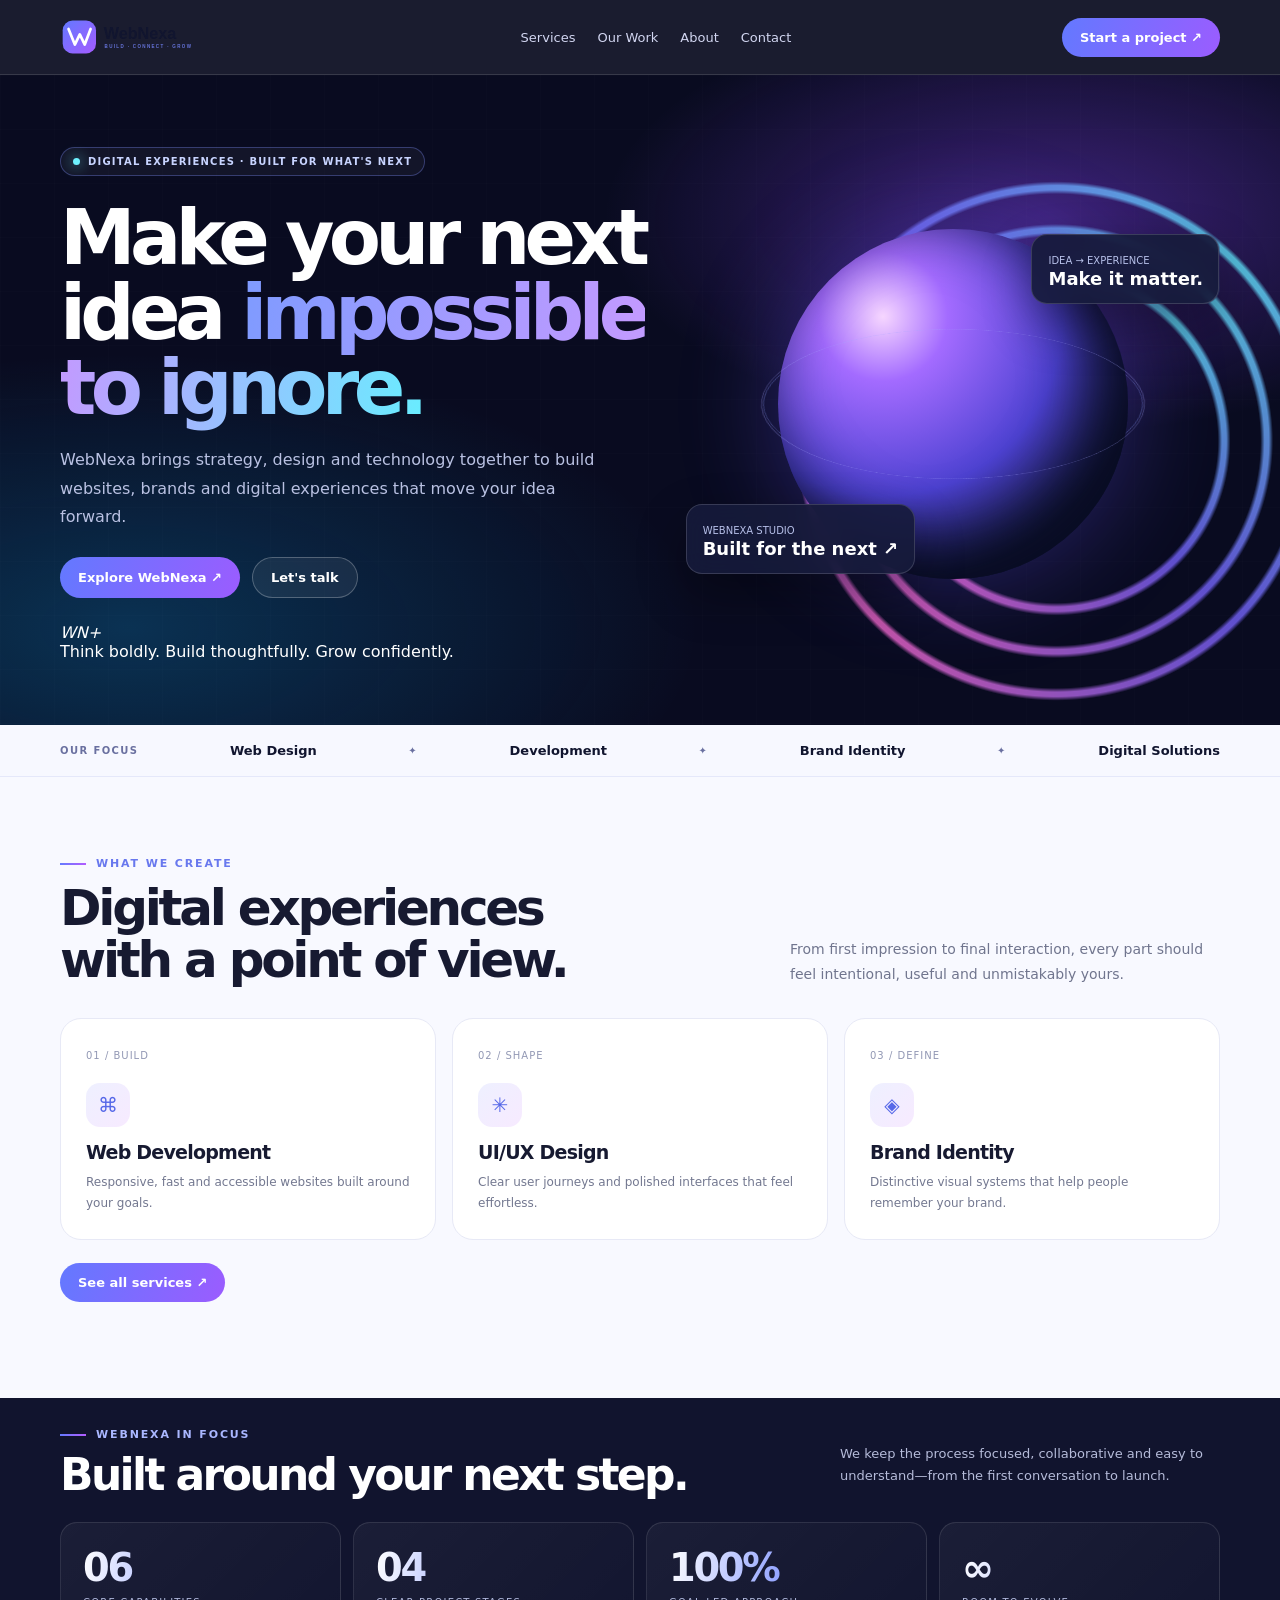
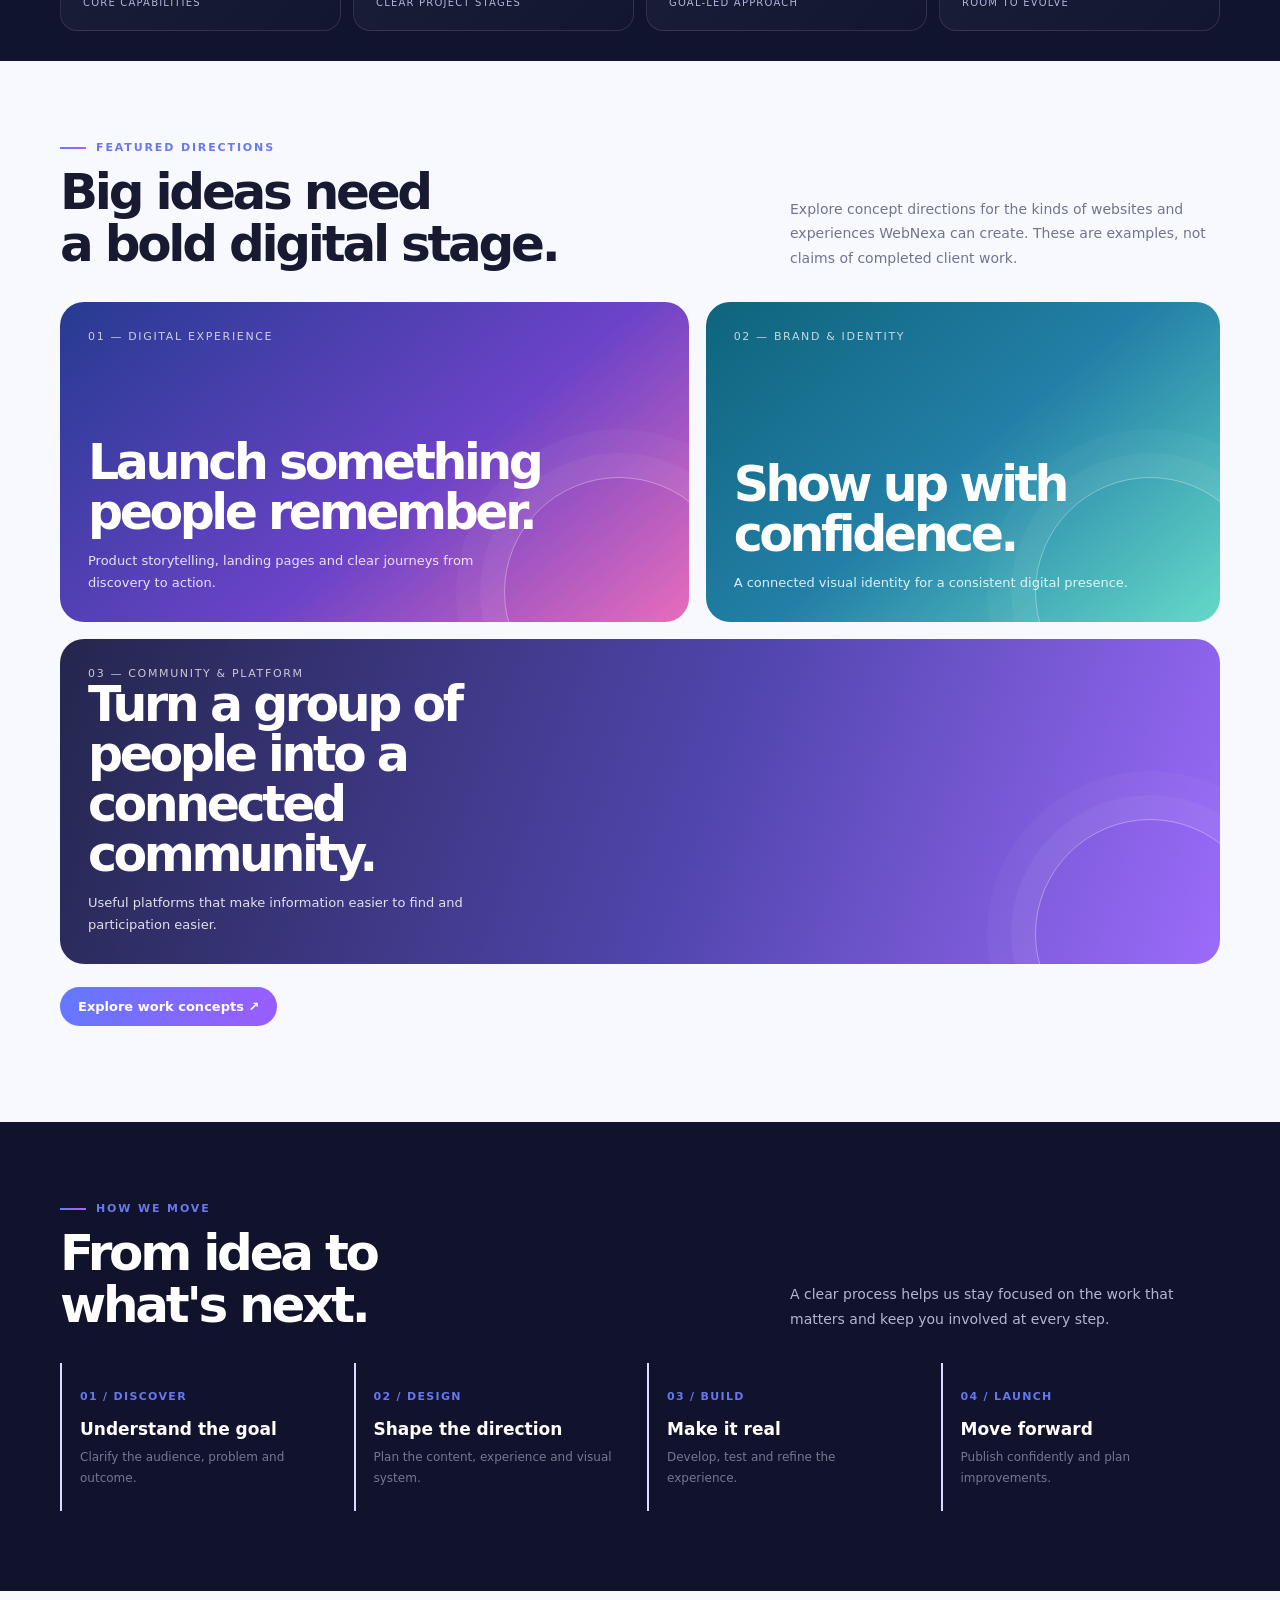
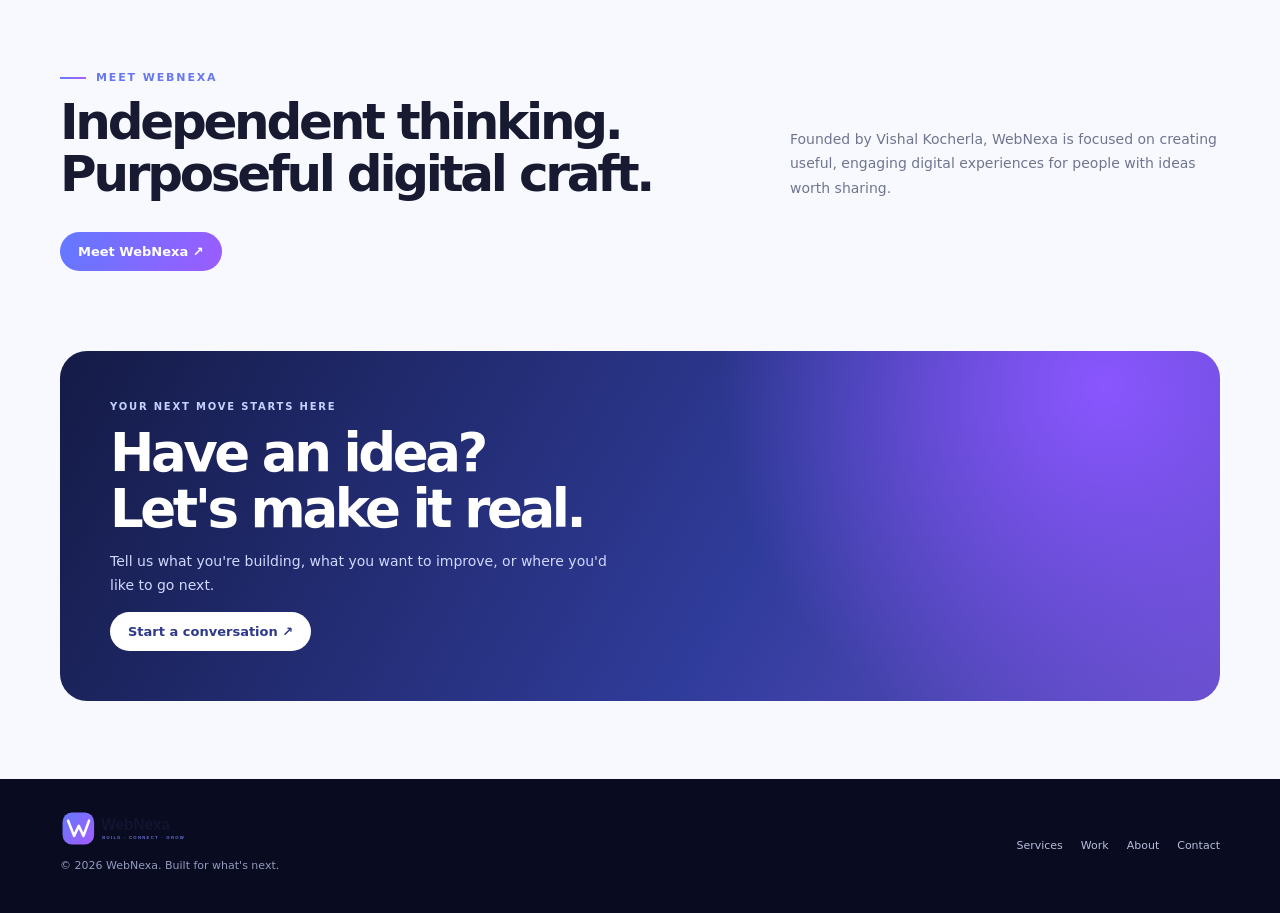
<file: index.html>
<!doctype html>
<html lang="en">
<head>
<meta charset="utf-8"><meta name="viewport" content="width=device-width,initial-scale=1">
<title>WebNexa — Build What's Next</title>
<meta name="description" content="WebNexa creates digital experiences, websites and brand identities for ambitious ideas.">
<link rel="icon" href="favicon.svg" type="image/svg+xml">
<link rel="stylesheet" href="style.css">
<style>
/* Homepage-specific festival-energy layout */
.home-hero{min-height:650px;display:flex;align-items:center;padding:72px 0 64px;position:relative;overflow:hidden;background:radial-gradient(ellipse at 82% 22%,#8a44ff66,transparent 30%),radial-gradient(ellipse at 10% 85%,#0c9cde44,transparent 35%),#090b20}
.home-hero:after{content:"";position:absolute;right:-6%;top:10%;width:47vw;max-width:620px;aspect-ratio:1;border-radius:50%;background:conic-gradient(from 45deg,#61e9ff,#7864ff,#fa69ce,#7966ff,#61e9ff);filter:blur(1px);opacity:.78;mask:radial-gradient(circle,transparent 0 38%,#000 39% 40%,transparent 41% 48%,#000 49% 50%,transparent 51% 58%,#000 59% 60%,transparent 61%);animation:spin 25s linear infinite}
.home-hero .hero-grid{z-index:1}.home-hero .hero h1{font-size:clamp(48px,7vw,94px);max-width:800px}.home-hero .hero p{font-size:17px}.home-hero .visual{min-height:390px}.home-hero .orb{width:min(350px,78%);background:radial-gradient(circle at 30% 25%,#f6d6ff,#a36bff 18%,#4d42d2 50%,#111638 75%);box-shadow:0 0 100px #6d54ff55,inset -25px -25px 70px #080b21}
.ribbon{position:relative;z-index:2;background:#f7f8ff;border-bottom:1px solid #e5e8fa;color:#11152f;overflow:hidden}.ribbon-inner{display:flex;align-items:center;justify-content:space-between;gap:18px;padding:18px 0;flex-wrap:wrap}.ribbon span{font-size:10px;text-transform:uppercase;letter-spacing:.14em;font-weight:850;color:#6a70a0}.ribbon strong{font-size:13px}.section-label{display:flex;align-items:center;gap:10px;color:#6878ee;font-size:11px;text-transform:uppercase;letter-spacing:.17em;font-weight:850}.section-label:before{content:"";width:26px;height:2px;background:linear-gradient(90deg,#647bff,#b35cff)}
.impact-band{background:#11142e;color:white;padding:30px 0}.impact-head{display:flex;align-items:end;justify-content:space-between;gap:20px;margin-bottom:22px}.impact-head h2{font-size:clamp(28px,4vw,44px);letter-spacing:-.06em;margin:8px 0 0}.impact-head p{max-width:380px;color:#b5bbd9;font-size:13px;line-height:1.7}.impact-grid{display:grid;grid-template-columns:repeat(4,1fr);gap:12px}.impact-item{padding:22px;border:1px solid #ffffff1c;border-radius:17px;background:linear-gradient(135deg,#ffffff0b,#ffffff03)}.impact-item strong{display:block;font-size:clamp(28px,3vw,42px);letter-spacing:-.06em;background:linear-gradient(100deg,#fff,#8ea0ff,#b4f5ff);-webkit-background-clip:text;background-clip:text;color:transparent}.impact-item span{display:block;margin-top:7px;font-size:10px;letter-spacing:.12em;text-transform:uppercase;color:#aeb6d9}
.tile-grid{display:grid;grid-template-columns:1.1fr .9fr;gap:17px}.big-tile{min-height:320px;padding:28px;border-radius:24px;overflow:hidden;position:relative;color:#fff;background:linear-gradient(140deg,#263b91,#6c43c8 58%,#e76dbb);display:flex;flex-direction:column;justify-content:space-between}.big-tile:nth-child(2){background:linear-gradient(140deg,#0e647c,#237fa7 50%,#65d9c8)}.big-tile:nth-child(3){grid-column:1/-1;min-height:220px;background:linear-gradient(110deg,#24264d,#5045ad 55%,#9c6bfa)}.tile-number{font-size:11px;letter-spacing:.15em;color:#ffffffbd}.big-tile h3{font-size:clamp(29px,4vw,49px);line-height:1.02;letter-spacing:-.07em;max-width:520px;margin:0 0 12px;position:relative;z-index:1}.big-tile p{color:#ffffffd9;font-size:13px;line-height:1.7;max-width:440px;margin:0;position:relative;z-index:1}.tile-ring{position:absolute;width:230px;height:230px;right:-45px;bottom:-85px;border:1px solid #ffffff5c;border-radius:50%;box-shadow:0 0 0 24px #ffffff0b,0 0 0 48px #ffffff08}.service .card h3{font-size:20px}
@media(max-width:850px){.home-hero{min-height:auto;padding:58px 0 35px}.home-hero:after{right:-25%;top:36%;width:75vw;opacity:.45}.home-hero .hero-grid{grid-template-columns:1fr}.home-hero .visual{min-height:285px}.impact-head{display:block}.impact-grid{grid-template-columns:repeat(2,1fr)}.tile-grid{grid-template-columns:1fr}.big-tile:nth-child(3){grid-column:auto}.big-tile{min-height:260px}}
@media(max-width:520px){.home-hero .hero h1{font-size:46px}.home-hero .hero p{font-size:15px}.ribbon-inner{justify-content:flex-start}.impact-grid{gap:8px}.impact-item{padding:16px}.impact-item span{font-size:9px}.big-tile{padding:22px;min-height:235px}.big-tile:nth-child(3){min-height:235px}}
</style>
</head>
<body>
<header class="topbar"><div class="wrap nav">
<a class="brand" href="index.html" aria-label="WebNexa home"><img class="brand-logo" src="webnexa-logo.svg" alt="WebNexa — Build, Connect, Grow"></a>
<nav class="navlinks" id="navlinks"><a href="services.html">Services</a><a href="work.html">Our Work</a><a href="about.html">About</a><a href="contact.html">Contact</a></nav>
<a class="navcta" href="contact.html">Start a project ↗</a><button class="menu" id="menu" aria-label="Toggle navigation">☰</button>
</div></header>
<main>
<section class="hero home-hero"><div class="wrap hero-grid">
<div class="hero-copy">
<div class="eyebrow"><span class="pulse"></span> DIGITAL EXPERIENCES · BUILT FOR WHAT'S NEXT</div>
<h1>Make your next idea <span class="grad">impossible to ignore.</span></h1>
<p>WebNexa brings strategy, design and technology together to build websites, brands and digital experiences that move your idea forward.</p>
<div class="hero-actions"><a class="btn" href="services.html">Explore WebNexa ↗</a><a class="btn secondary" href="contact.html">Let's talk</a></div>
<div class="trustline"><div class="avatars"><i>W</i><i>N</i><i>+</i></div><span>Think boldly. Build thoughtfully. Grow confidently.</span></div>
</div>
<div class="visual" aria-label="Abstract WebNexa digital visual"><div class="orbit"></div><div class="orb"></div><div class="floatcard fc1"><span>IDEA → EXPERIENCE</span><b>Make it matter.</b></div><div class="floatcard fc2"><span>WEBNEXA STUDIO</span><b>Built for the next ↗</b></div></div>
</div></section>
<section class="ribbon"><div class="wrap ribbon-inner"><span>Our focus</span><strong>Web Design</strong><span>✦</span><strong>Development</strong><span>✦</span><strong>Brand Identity</strong><span>✦</span><strong>Digital Solutions</strong></div></section>
<section class="section"><div class="wrap"><div class="section-head reveal"><div><div class="section-label">What we create</div><h2>Digital experiences<br>with a point of view.</h2></div><p>From first impression to final interaction, every part should feel intentional, useful and unmistakably yours.</p></div>
<div class="cards"><article class="card reveal"><span class="num">01 / BUILD</span><div class="ico">⌘</div><h3>Web Development</h3><p>Responsive, fast and accessible websites built around your goals.</p></article><article class="card reveal"><span class="num">02 / SHAPE</span><div class="ico">✳</div><h3>UI/UX Design</h3><p>Clear user journeys and polished interfaces that feel effortless.</p></article><article class="card reveal"><span class="num">03 / DEFINE</span><div class="ico">◈</div><h3>Brand Identity</h3><p>Distinctive visual systems that help people remember your brand.</p></article></div>
<p style="margin-top:23px"><a class="btn" href="services.html">See all services ↗</a></p></div></section>
<section class="impact-band"><div class="wrap"><div class="impact-head reveal"><div><div class="section-label" style="color:#aab7ff">WebNexa in focus</div><h2>Built around your next step.</h2></div><p>We keep the process focused, collaborative and easy to understand—from the first conversation to launch.</p></div><div class="impact-grid"><div class="impact-item reveal"><strong>06</strong><span>Core capabilities</span></div><div class="impact-item reveal"><strong>04</strong><span>Clear project stages</span></div><div class="impact-item reveal"><strong>100%</strong><span>Goal-led approach</span></div><div class="impact-item reveal"><strong>∞</strong><span>Room to evolve</span></div></div></div></section>
<section class="section" id="work"><div class="wrap"><div class="section-head reveal"><div><div class="section-label">Featured directions</div><h2>Big ideas need<br>a bold digital stage.</h2></div><p>Explore concept directions for the kinds of websites and experiences WebNexa can create. These are examples, not claims of completed client work.</p></div>
<div class="tile-grid"><article class="big-tile reveal"><span class="tile-number">01 — DIGITAL EXPERIENCE</span><div><h3>Launch something people remember.</h3><p>Product storytelling, landing pages and clear journeys from discovery to action.</p></div><span class="tile-ring"></span></article><article class="big-tile reveal"><span class="tile-number">02 — BRAND & IDENTITY</span><div><h3>Show up with confidence.</h3><p>A connected visual identity for a consistent digital presence.</p></div><span class="tile-ring"></span></article><article class="big-tile reveal"><span class="tile-number">03 — COMMUNITY & PLATFORM</span><div><h3>Turn a group of people into a connected community.</h3><p>Useful platforms that make information easier to find and participation easier.</p></div><span class="tile-ring"></span></article></div>
<p style="margin-top:23px"><a class="btn" href="work.html">Explore work concepts ↗</a></p></div></section>
<section class="section dark"><div class="wrap"><div class="section-head reveal"><div><div class="section-label">How we move</div><h2>From idea to<br>what's next.</h2></div><p>A clear process helps us stay focused on the work that matters and keep you involved at every step.</p></div><div class="steps"><div class="step reveal"><span class="n">01 / DISCOVER</span><h3>Understand the goal</h3><p>Clarify the audience, problem and outcome.</p></div><div class="step reveal"><span class="n">02 / DESIGN</span><h3>Shape the direction</h3><p>Plan the content, experience and visual system.</p></div><div class="step reveal"><span class="n">03 / BUILD</span><h3>Make it real</h3><p>Develop, test and refine the experience.</p></div><div class="step reveal"><span class="n">04 / LAUNCH</span><h3>Move forward</h3><p>Publish confidently and plan improvements.</p></div></div></div></section>
<section class="section"><div class="wrap"><div class="section-head reveal"><div><div class="section-label">Meet WebNexa</div><h2>Independent thinking.<br>Purposeful digital craft.</h2></div><p>Founded by Vishal Kocherla, WebNexa is focused on creating useful, engaging digital experiences for people with ideas worth sharing.</p></div><a class="btn" href="about.html">Meet WebNexa ↗</a></div></section>
<section class="cta" id="contact"><div class="wrap"><div class="cta-box reveal"><div class="kicker" style="color:#c4d2ff">YOUR NEXT MOVE STARTS HERE</div><h2>Have an idea?<br>Let's make it real.</h2><p>Tell us what you're building, what you want to improve, or where you'd like to go next.</p><a class="btn" href="contact.html">Start a conversation ↗</a></div></div></section>
</main>
<footer><div class="wrap foot"><div><a class="brand" href="index.html" aria-label="WebNexa home"><img class="brand-logo" src="webnexa-logo.svg" alt="WebNexa — Build, Connect, Grow"></a><p>© <span id="year"></span> WebNexa. Built for what's next.</p></div><div class="footlinks"><a href="services.html">Services</a><a href="work.html">Work</a><a href="about.html">About</a><a href="contact.html">Contact</a></div></div></footer>
<script src="site.js"></script>
</body></html>
</file>
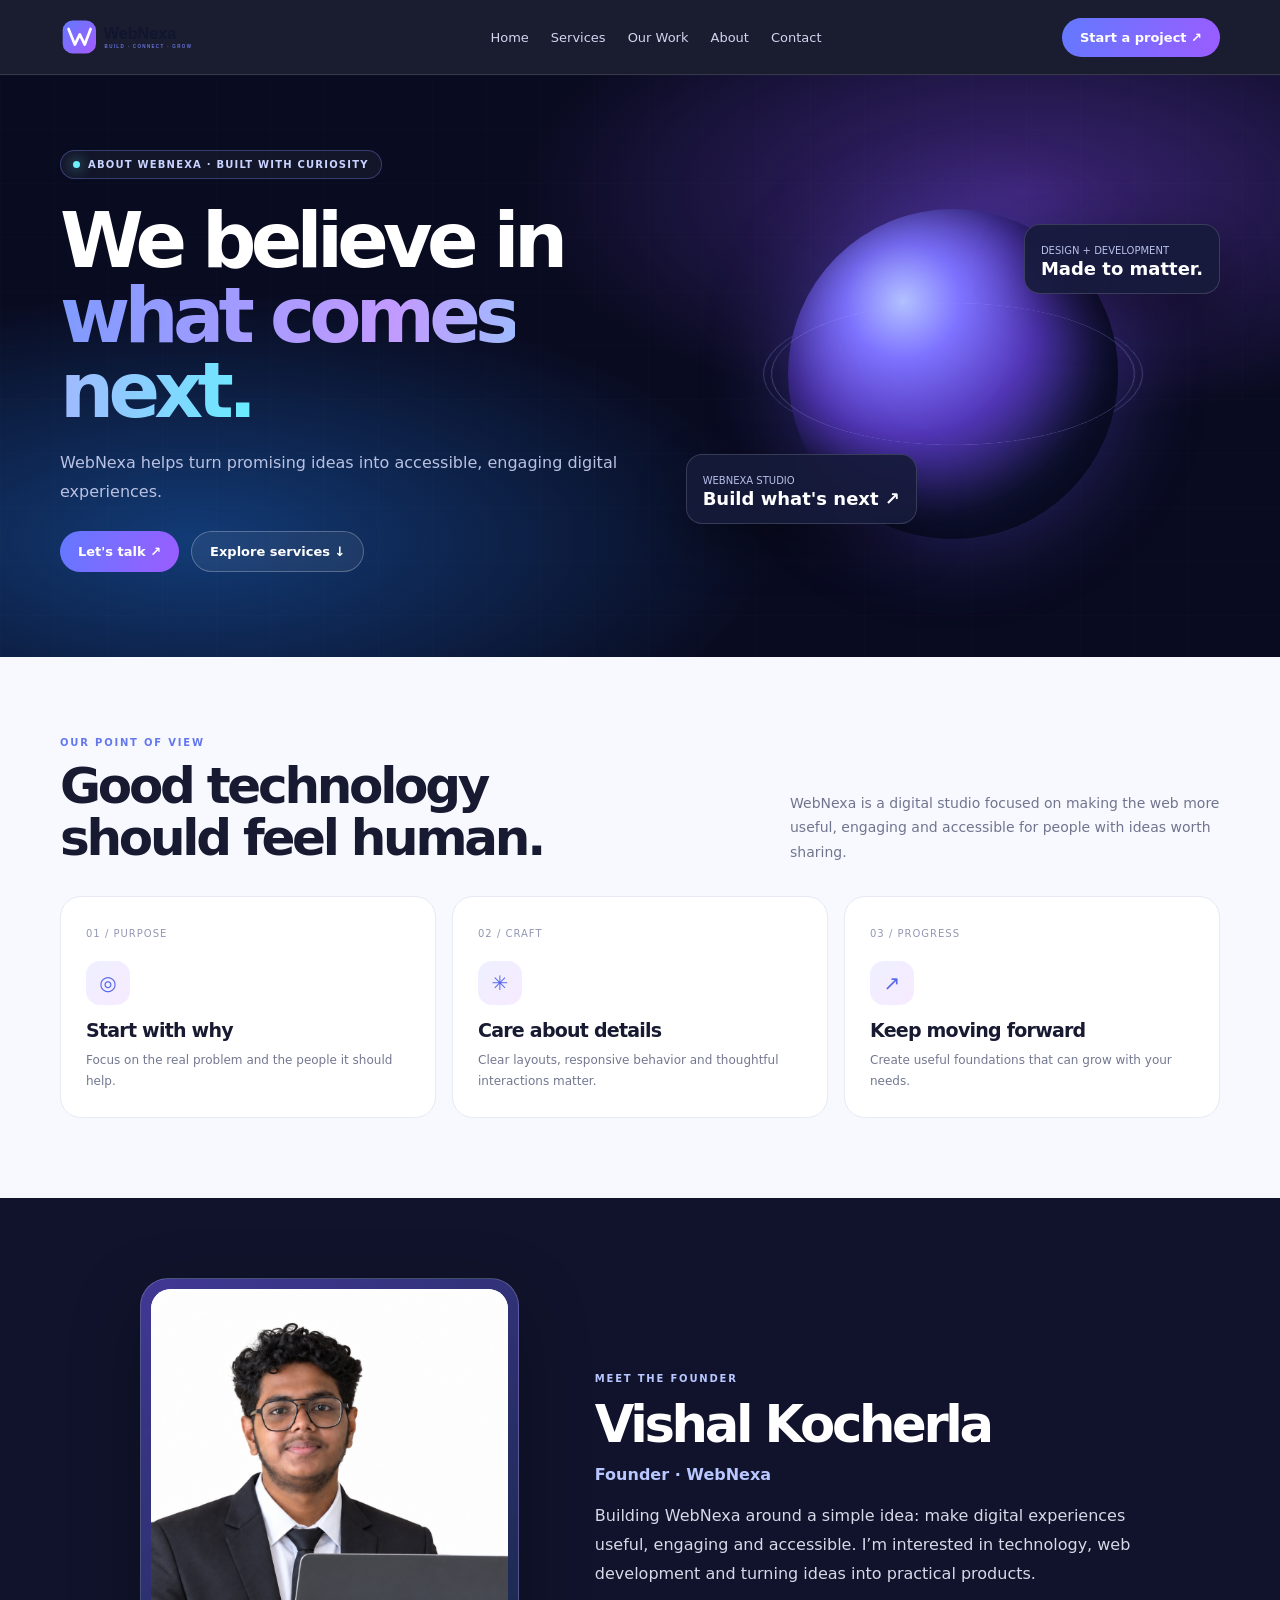
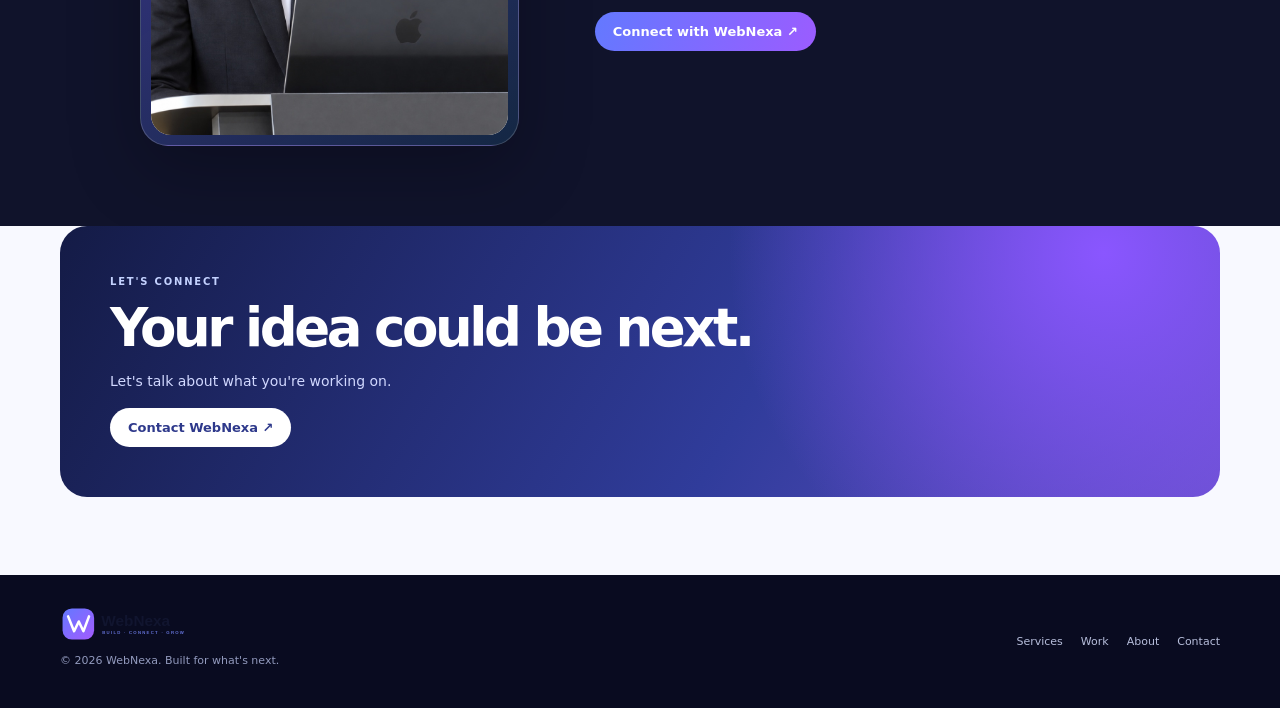
<file: about.html>
<!doctype html><html lang="en"><head><meta charset="utf-8"><meta name="viewport" content="width=device-width,initial-scale=1"><title>About | WebNexa</title><meta name="description" content="Learn about WebNexa, founded by Vishal Kocherla."><link rel="icon" href="favicon.svg" type="image/svg+xml"><link rel="stylesheet" href="style.css"></head><body><header class="topbar"><div class="wrap nav"><a class="brand" href="index.html" aria-label="WebNexa home"><img class="brand-logo" src="webnexa-logo.svg" alt="WebNexa — Build, Connect, Grow"></a><nav class="navlinks" id="navlinks"><a href="index.html">Home</a><a href="services.html">Services</a><a href="work.html">Our Work</a><a href="about.html">About</a><a href="contact.html">Contact</a></nav><a class="navcta" href="contact.html">Start a project ↗</a><button class="menu" id="menu" aria-label="Toggle menu">☰</button></div></header><main><section class="hero"><div class="wrap hero-grid"><div><div class="eyebrow"><span class="pulse"></span>About WebNexa · Built with curiosity</div><h1>We believe in<br><span class="grad">what comes next.</span></h1><p>WebNexa helps turn promising ideas into accessible, engaging digital experiences.</p><div class="hero-actions"><a class="btn" href="contact.html">Let's talk ↗</a><a class="btn secondary" href="services.html">Explore services ↓</a></div></div><div class="visual"><div class="orbit"></div><div class="orb"></div><div class="floatcard fc1"><span>DESIGN + DEVELOPMENT</span><b>Made to matter.</b></div><div class="floatcard fc2"><span>WEBNEXA STUDIO</span><b>Build what's next ↗</b></div></div></div></section><section class="section"><div class="wrap"><div class="section-head reveal"><div><div class="kicker">Our point of view</div><h2>Good technology<br>should feel human.</h2></div><p>WebNexa is a digital studio focused on making the web more useful, engaging and accessible for people with ideas worth sharing.</p></div><div class="cards"><article class="card reveal"><span class="num">01 / PURPOSE</span><div class="ico">◎</div><h3>Start with why</h3><p>Focus on the real problem and the people it should help.</p></article><article class="card reveal"><span class="num">02 / CRAFT</span><div class="ico">✳</div><h3>Care about details</h3><p>Clear layouts, responsive behavior and thoughtful interactions matter.</p></article><article class="card reveal"><span class="num">03 / PROGRESS</span><div class="ico">↗</div><h3>Keep moving forward</h3><p>Create useful foundations that can grow with your needs.</p></article></div></div></section><section class="section dark founder-section"><div class="wrap"><div class="founder-profile reveal"><div class="founder-photo-frame"><img src="vishal-kocherla.jpeg" alt="Vishal Kocherla, Founder of WebNexa" class="founder-photo" loading="lazy"></div><div class="founder-copy"><div class="kicker">MEET THE FOUNDER</div><h2>Vishal Kocherla</h2><p class="founder-role">Founder · WebNexa</p><p>Building WebNexa around a simple idea: make digital experiences useful, engaging and accessible. I’m interested in technology, web development and turning ideas into practical products.</p><a class="btn" href="contact.html">Connect with WebNexa ↗</a></div></div></div></section><section class="cta"><div class="wrap"><div class="cta-box reveal"><div class="kicker" style="color:#c4d2ff">LET'S CONNECT</div><h2>Your idea could be next.</h2><p>Let's talk about what you're working on.</p><a class="btn" href="contact.html">Contact WebNexa ↗</a></div></div></section></main><footer><div class="wrap foot"><div><a class="brand" href="index.html" aria-label="WebNexa home"><img class="brand-logo" src="webnexa-logo.svg" alt="WebNexa — Build, Connect, Grow"></a><p>© <span id="year"></span> WebNexa. Built for what's next.</p></div><div class="footlinks"><a href="services.html">Services</a><a href="work.html">Work</a><a href="about.html">About</a><a href="contact.html">Contact</a></div></div></footer><script src="site.js"></script></body></html>
</file>
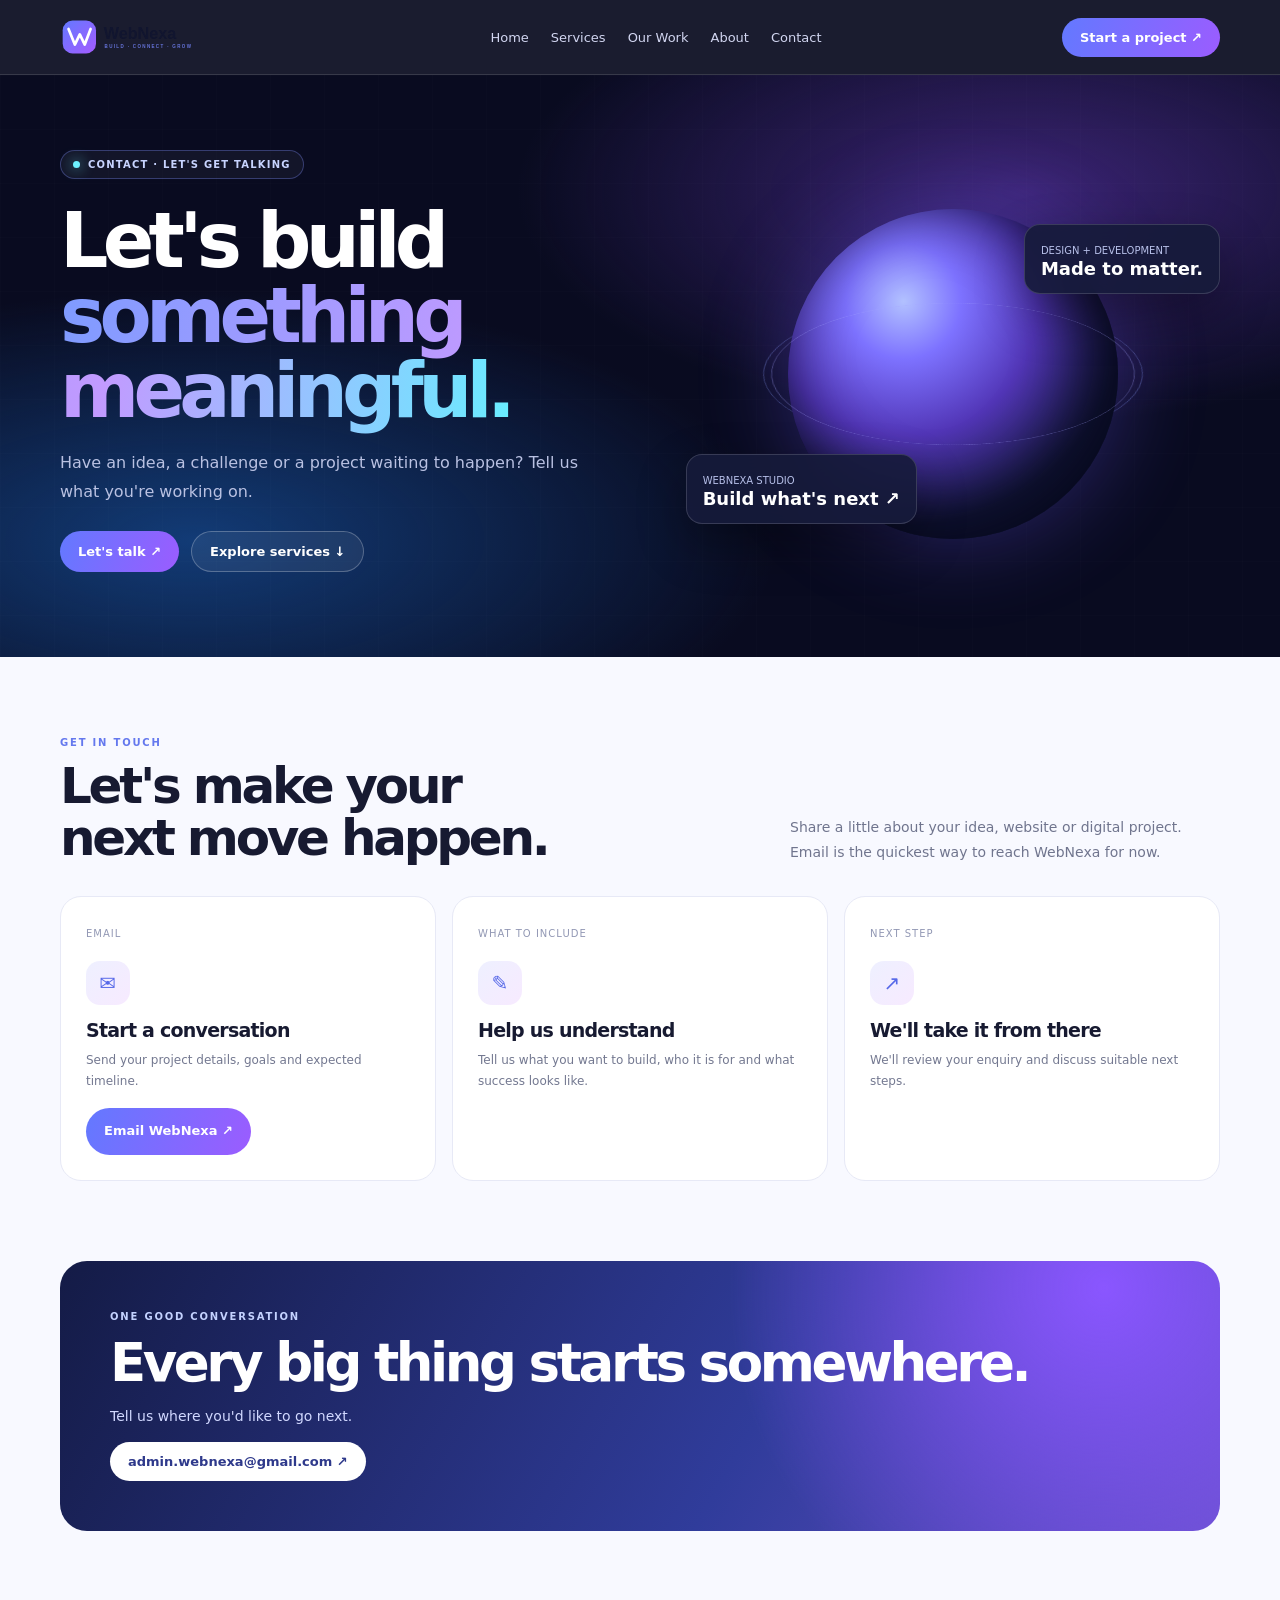
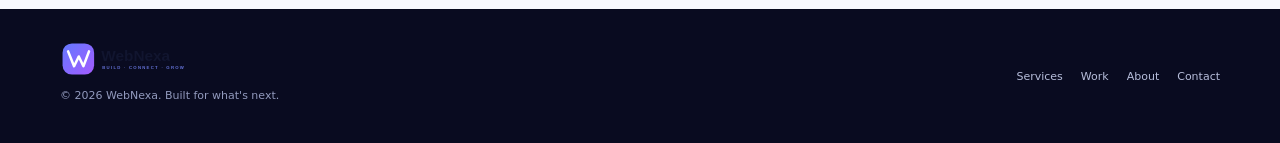
<file: contact.html>
<!doctype html><html lang="en"><head><meta charset="utf-8"><meta name="viewport" content="width=device-width,initial-scale=1"><title>Contact | WebNexa</title><meta name="description" content="Contact WebNexa to discuss a website, branding or digital project."><link rel="icon" href="favicon.svg" type="image/svg+xml"><link rel="stylesheet" href="style.css"></head><body><header class="topbar"><div class="wrap nav"><a class="brand" href="index.html" aria-label="WebNexa home"><img class="brand-logo" src="webnexa-logo.svg" alt="WebNexa — Build, Connect, Grow"></a><nav class="navlinks" id="navlinks"><a href="index.html">Home</a><a href="services.html">Services</a><a href="work.html">Our Work</a><a href="about.html">About</a><a href="contact.html">Contact</a></nav><a class="navcta" href="contact.html">Start a project ↗</a><button class="menu" id="menu" aria-label="Toggle menu">☰</button></div></header><main><section class="hero"><div class="wrap hero-grid"><div><div class="eyebrow"><span class="pulse"></span>Contact · Let's get talking</div><h1>Let's build<br><span class="grad">something meaningful.</span></h1><p>Have an idea, a challenge or a project waiting to happen? Tell us what you're working on.</p><div class="hero-actions"><a class="btn" href="contact.html">Let's talk ↗</a><a class="btn secondary" href="services.html">Explore services ↓</a></div></div><div class="visual"><div class="orbit"></div><div class="orb"></div><div class="floatcard fc1"><span>DESIGN + DEVELOPMENT</span><b>Made to matter.</b></div><div class="floatcard fc2"><span>WEBNEXA STUDIO</span><b>Build what's next ↗</b></div></div></div></section><section class="section"><div class="wrap"><div class="section-head reveal"><div><div class="kicker">Get in touch</div><h2>Let's make your<br>next move happen.</h2></div><p>Share a little about your idea, website or digital project. Email is the quickest way to reach WebNexa for now.</p></div><div class="cards"><article class="card reveal"><span class="num">EMAIL</span><div class="ico">✉</div><h3>Start a conversation</h3><p>Send your project details, goals and expected timeline.</p><p style="margin-top:16px"><a class="btn" href="mailto:admin.webnexa@gmail.com?subject=Project%20enquiry%20for%20WebNexa">Email WebNexa ↗</a></p></article><article class="card reveal"><span class="num">WHAT TO INCLUDE</span><div class="ico">✎</div><h3>Help us understand</h3><p>Tell us what you want to build, who it is for and what success looks like.</p></article><article class="card reveal"><span class="num">NEXT STEP</span><div class="ico">↗</div><h3>We'll take it from there</h3><p>We'll review your enquiry and discuss suitable next steps.</p></article></div></div></section><section class="cta"><div class="wrap"><div class="cta-box reveal"><div class="kicker" style="color:#c4d2ff">ONE GOOD CONVERSATION</div><h2>Every big thing starts somewhere.</h2><p>Tell us where you'd like to go next.</p><a class="btn" href="mailto:admin.webnexa@gmail.com?subject=Project%20enquiry%20for%20WebNexa">admin.webnexa@gmail.com ↗</a></div></div></section></main><footer><div class="wrap foot"><div><a class="brand" href="index.html" aria-label="WebNexa home"><img class="brand-logo" src="webnexa-logo.svg" alt="WebNexa — Build, Connect, Grow"></a><p>© <span id="year"></span> WebNexa. Built for what's next.</p></div><div class="footlinks"><a href="services.html">Services</a><a href="work.html">Work</a><a href="about.html">About</a><a href="contact.html">Contact</a></div></div></footer><script src="site.js"></script></body></html>
</file>
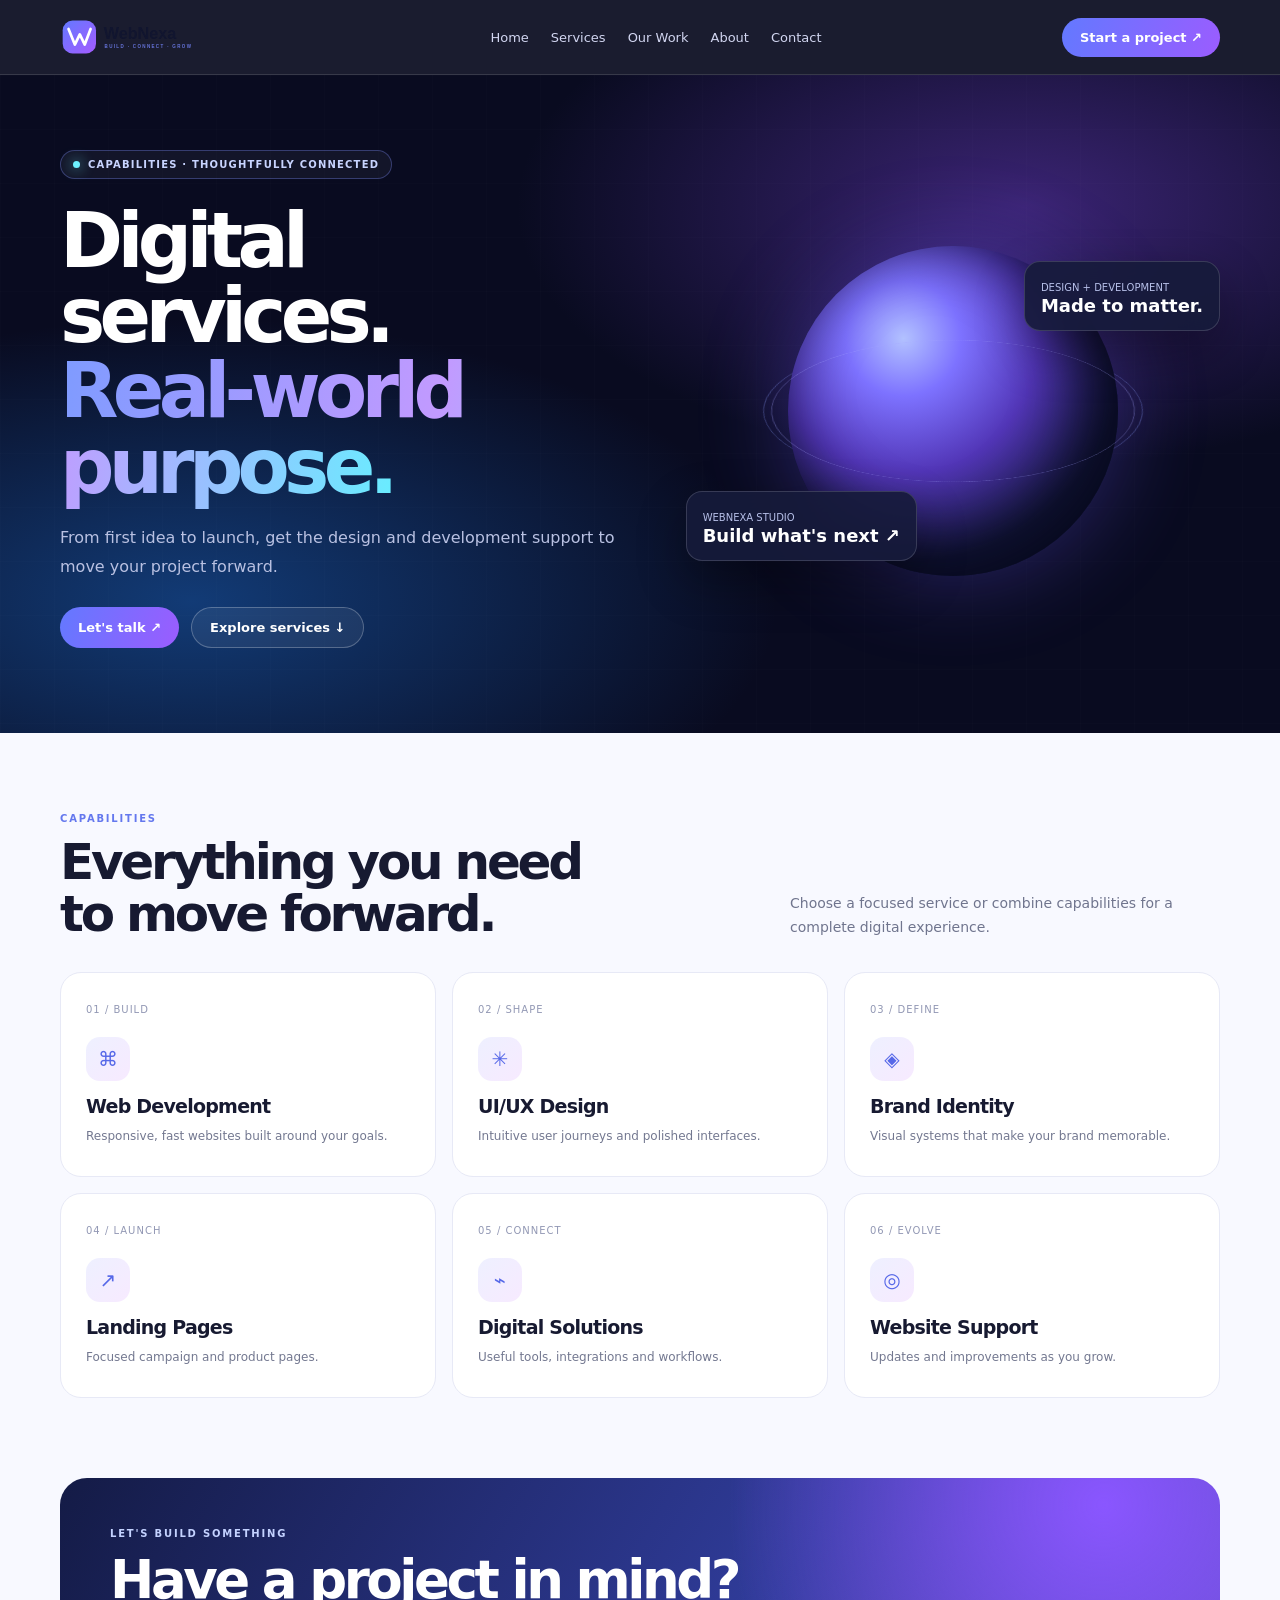
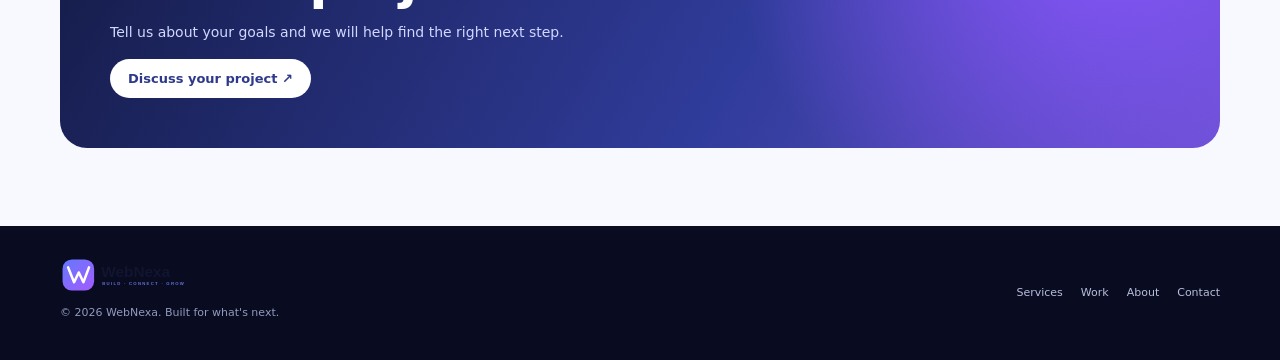
<file: services.html>
<!doctype html><html lang="en"><head><meta charset="utf-8"><meta name="viewport" content="width=device-width,initial-scale=1"><title>Services | WebNexa</title><meta name="description" content="Web development, UI/UX, branding and digital services."><link rel="icon" href="favicon.svg" type="image/svg+xml"><link rel="stylesheet" href="style.css"></head><body><header class="topbar"><div class="wrap nav"><a class="brand" href="index.html" aria-label="WebNexa home"><img class="brand-logo" src="webnexa-logo.svg" alt="WebNexa — Build, Connect, Grow"></a><nav class="navlinks" id="navlinks"><a href="index.html">Home</a><a href="services.html">Services</a><a href="work.html">Our Work</a><a href="about.html">About</a><a href="contact.html">Contact</a></nav><a class="navcta" href="contact.html">Start a project ↗</a><button class="menu" id="menu" aria-label="Toggle menu">☰</button></div></header><main><section class="hero"><div class="wrap hero-grid"><div><div class="eyebrow"><span class="pulse"></span>Capabilities · Thoughtfully connected</div><h1>Digital services.<br><span class="grad">Real-world purpose.</span></h1><p>From first idea to launch, get the design and development support to move your project forward.</p><div class="hero-actions"><a class="btn" href="contact.html">Let's talk ↗</a><a class="btn secondary" href="services.html">Explore services ↓</a></div></div><div class="visual"><div class="orbit"></div><div class="orb"></div><div class="floatcard fc1"><span>DESIGN + DEVELOPMENT</span><b>Made to matter.</b></div><div class="floatcard fc2"><span>WEBNEXA STUDIO</span><b>Build what's next ↗</b></div></div></div></section><section class="section"><div class="wrap"><div class="section-head reveal"><div><div class="kicker">Capabilities</div><h2>Everything you need<br>to move forward.</h2></div><p>Choose a focused service or combine capabilities for a complete digital experience.</p></div><div class="cards"><article class="card reveal"><span class="num">01 / BUILD</span><div class="ico">⌘</div><h3>Web Development</h3><p>Responsive, fast websites built around your goals.</p></article><article class="card reveal"><span class="num">02 / SHAPE</span><div class="ico">✳</div><h3>UI/UX Design</h3><p>Intuitive user journeys and polished interfaces.</p></article><article class="card reveal"><span class="num">03 / DEFINE</span><div class="ico">◈</div><h3>Brand Identity</h3><p>Visual systems that make your brand memorable.</p></article><article class="card reveal"><span class="num">04 / LAUNCH</span><div class="ico">↗</div><h3>Landing Pages</h3><p>Focused campaign and product pages.</p></article><article class="card reveal"><span class="num">05 / CONNECT</span><div class="ico">⌁</div><h3>Digital Solutions</h3><p>Useful tools, integrations and workflows.</p></article><article class="card reveal"><span class="num">06 / EVOLVE</span><div class="ico">◎</div><h3>Website Support</h3><p>Updates and improvements as you grow.</p></article></div></div></section><section class="cta"><div class="wrap"><div class="cta-box reveal"><div class="kicker" style="color:#c4d2ff">LET'S BUILD SOMETHING</div><h2>Have a project in mind?</h2><p>Tell us about your goals and we will help find the right next step.</p><a class="btn" href="contact.html">Discuss your project ↗</a></div></div></section></main><footer><div class="wrap foot"><div><a class="brand" href="index.html" aria-label="WebNexa home"><img class="brand-logo" src="webnexa-logo.svg" alt="WebNexa — Build, Connect, Grow"></a><p>© <span id="year"></span> WebNexa. Built for what's next.</p></div><div class="footlinks"><a href="services.html">Services</a><a href="work.html">Work</a><a href="about.html">About</a><a href="contact.html">Contact</a></div></div></footer><script src="site.js"></script></body></html>
</file>
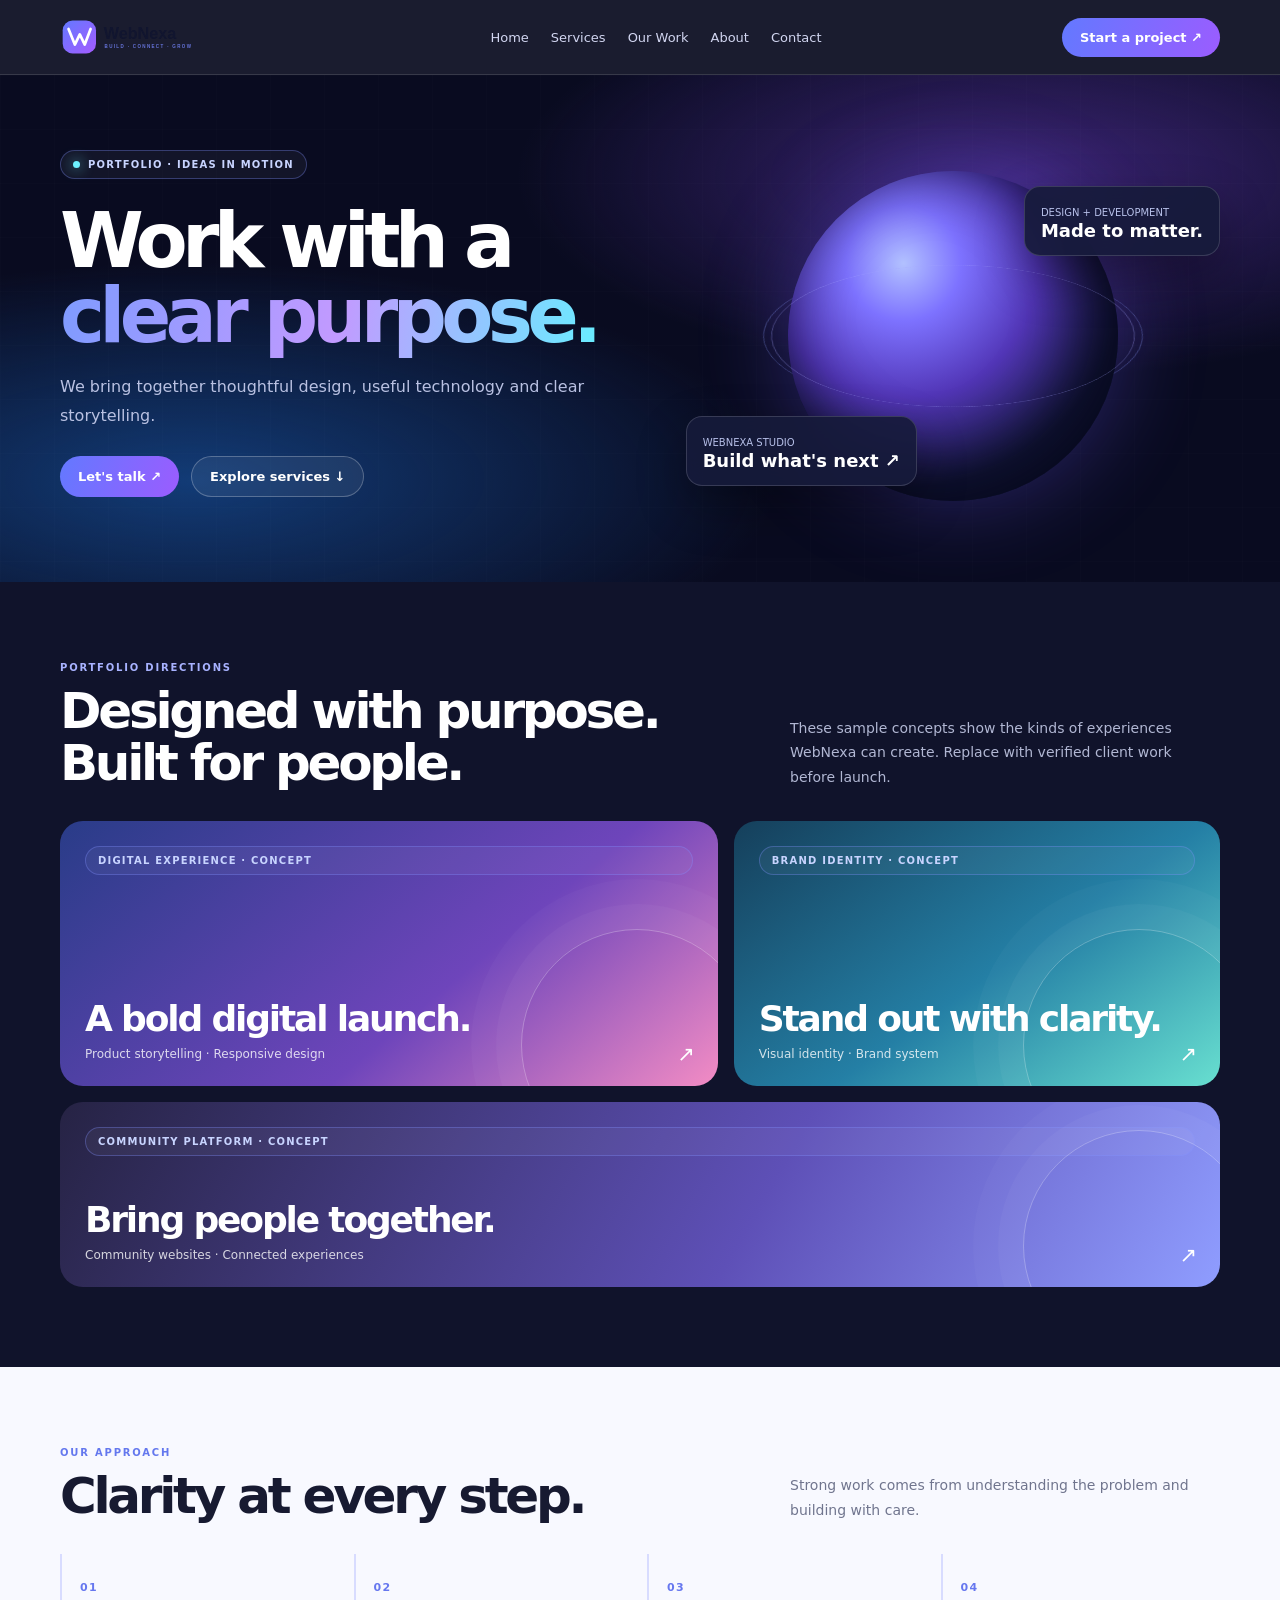
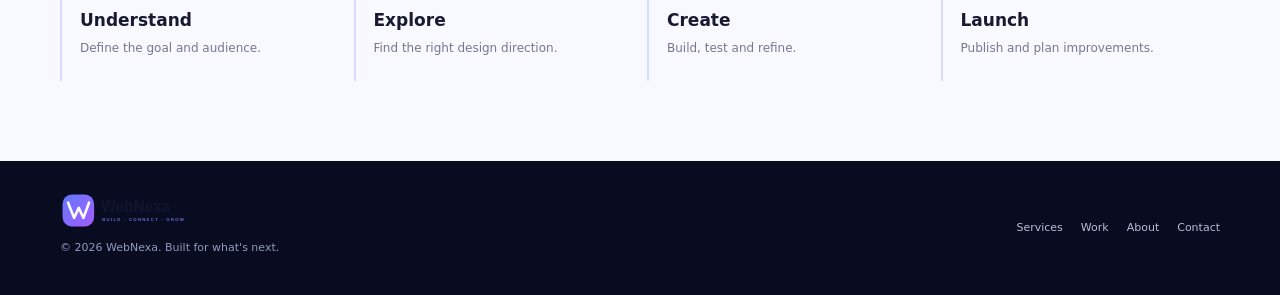
<file: work.html>
<!doctype html><html lang="en"><head><meta charset="utf-8"><meta name="viewport" content="width=device-width,initial-scale=1"><title>Our Work | WebNexa</title><meta name="description" content="Explore WebNexa portfolio concepts and digital experience directions."><link rel="icon" href="favicon.svg" type="image/svg+xml"><link rel="stylesheet" href="style.css"></head><body><header class="topbar"><div class="wrap nav"><a class="brand" href="index.html" aria-label="WebNexa home"><img class="brand-logo" src="webnexa-logo.svg" alt="WebNexa — Build, Connect, Grow"></a><nav class="navlinks" id="navlinks"><a href="index.html">Home</a><a href="services.html">Services</a><a href="work.html">Our Work</a><a href="about.html">About</a><a href="contact.html">Contact</a></nav><a class="navcta" href="contact.html">Start a project ↗</a><button class="menu" id="menu" aria-label="Toggle menu">☰</button></div></header><main><section class="hero"><div class="wrap hero-grid"><div><div class="eyebrow"><span class="pulse"></span>Portfolio · Ideas in motion</div><h1>Work with a<br><span class="grad">clear purpose.</span></h1><p>We bring together thoughtful design, useful technology and clear storytelling.</p><div class="hero-actions"><a class="btn" href="contact.html">Let's talk ↗</a><a class="btn secondary" href="services.html">Explore services ↓</a></div></div><div class="visual"><div class="orbit"></div><div class="orb"></div><div class="floatcard fc1"><span>DESIGN + DEVELOPMENT</span><b>Made to matter.</b></div><div class="floatcard fc2"><span>WEBNEXA STUDIO</span><b>Build what's next ↗</b></div></div></div></section><section class="section dark"><div class="wrap"><div class="section-head reveal"><div><div class="kicker">Portfolio directions</div><h2>Designed with purpose.<br>Built for people.</h2></div><p>These sample concepts show the kinds of experiences WebNexa can create. Replace with verified client work before launch.</p></div><div class="projects"><article class="project reveal"><span class="tag">Digital experience · concept</span><div><h3>A bold digital launch.</h3><p>Product storytelling · Responsive design</p></div><span class="arrow">↗</span></article><article class="project reveal"><span class="tag">Brand identity · concept</span><div><h3>Stand out with clarity.</h3><p>Visual identity · Brand system</p></div><span class="arrow">↗</span></article><article class="project reveal"><span class="tag">Community platform · concept</span><div><h3>Bring people together.</h3><p>Community websites · Connected experiences</p></div><span class="arrow">↗</span></article></div></div></section><section class="section"><div class="wrap"><div class="section-head reveal"><div><div class="kicker">Our approach</div><h2>Clarity at every step.</h2></div><p>Strong work comes from understanding the problem and building with care.</p></div><div class="steps"><div class="step reveal"><span class="n">01</span><h3>Understand</h3><p>Define the goal and audience.</p></div><div class="step reveal"><span class="n">02</span><h3>Explore</h3><p>Find the right design direction.</p></div><div class="step reveal"><span class="n">03</span><h3>Create</h3><p>Build, test and refine.</p></div><div class="step reveal"><span class="n">04</span><h3>Launch</h3><p>Publish and plan improvements.</p></div></div></div></section></main><footer><div class="wrap foot"><div><a class="brand" href="index.html" aria-label="WebNexa home"><img class="brand-logo" src="webnexa-logo.svg" alt="WebNexa — Build, Connect, Grow"></a><p>© <span id="year"></span> WebNexa. Built for what's next.</p></div><div class="footlinks"><a href="services.html">Services</a><a href="work.html">Work</a><a href="about.html">About</a><a href="contact.html">Contact</a></div></div></footer><script src="site.js"></script></body></html>
</file>
<file: style.css>
/* WebNexa shared responsive theme */
:root{--paper:#f8f9ff;--ink:#171a31;--blue:#6379ff;--violet:#9b5cff;--navy:#090b20;--muted:#737890;--line:#e7e9f6}
*{box-sizing:border-box}html{scroll-behavior:smooth;scroll-padding-top:90px}body{margin:0;background:var(--paper);color:var(--ink);font-family:Inter,system-ui,-apple-system,"Segoe UI",sans-serif}a{color:inherit;text-decoration:none}.wrap{width:min(1160px,calc(100% - 36px));margin:auto}.topbar{position:sticky;top:0;z-index:10;background:#090b20ed;backdrop-filter:blur(14px);color:#fff;border-bottom:1px solid #ffffff20}.nav{height:74px;display:flex;align-items:center;justify-content:space-between;gap:20px}.brand{display:flex;align-items:center;gap:10px;font-weight:850;font-size:21px;letter-spacing:-.04em}.brand small{display:block;font-size:8px;letter-spacing:.2em;color:#aeb7ff}.mark{display:grid;place-items:center;width:38px;height:38px;border-radius:12px;background:linear-gradient(135deg,#6379ff,#a45bff);color:#fff}.navlinks{display:flex;gap:22px;font-size:13px;color:#d2d6f1}.navlinks a:hover{color:#75edff}.navcta,.btn{display:inline-flex;align-items:center;justify-content:center;padding:12px 18px;border-radius:999px;background:linear-gradient(110deg,#6379ff,#9b5cff);color:white;font-size:13px;font-weight:750;border:0;cursor:pointer;transition:.25s}.btn:hover,.navcta:hover{transform:translateY(-2px);box-shadow:0 10px 28px #625cff55}.btn.secondary{background:#ffffff10;border:1px solid #ffffff40}.menu{display:none;background:transparent;border:1px solid #ffffff40;color:#fff;border-radius:10px;padding:8px 11px;font-size:20px}.hero{position:relative;overflow:hidden;color:#fff;background:radial-gradient(ellipse at 80% 20%,#3b2474,transparent 35%),radial-gradient(ellipse at 15% 80%,#123b76,transparent 38%),#090b20;padding:75px 0 60px}.hero:before{content:"";position:absolute;inset:0;opacity:.16;background-image:linear-gradient(#fff1 1px,transparent 1px),linear-gradient(90deg,#fff1 1px,transparent 1px);background-size:54px 54px}.hero-grid{position:relative;display:grid;grid-template-columns:1.05fr .95fr;gap:35px;align-items:center}.eyebrow,.tag{display:inline-flex;align-items:center;gap:8px;padding:8px 12px;border:1px solid #7f8cff55;background:#ffffff0b;border-radius:999px;color:#c8d4ff;font-size:10px;font-weight:800;letter-spacing:.12em;text-transform:uppercase}.pulse{height:7px;width:7px;background:#6ef1ff;border-radius:50%;box-shadow:0 0 14px #6ef1ff}.hero h1{font-size:clamp(42px,6vw,76px);line-height:.99;letter-spacing:-.075em;margin:24px 0 20px}.grad{background:linear-gradient(100deg,#7e9bff,#c29aff 52%,#68edff);-webkit-background-clip:text;background-clip:text;color:transparent}.hero p{font-size:16px;line-height:1.8;color:#b9c1e2;max-width:560px}.hero-actions{display:flex;gap:12px;flex-wrap:wrap;margin:25px 0}.visual{position:relative;min-height:350px;display:grid;place-items:center}.orb{position:absolute;width:min(330px,85%);aspect-ratio:1;border-radius:50%;background:radial-gradient(circle at 35% 28%,#b2c1ff,#7d72ff 18%,#5236b7 42%,#15183f 70%);box-shadow:inset -20px -20px 70px #06081b,0 0 90px #7359ff55;animation:float 7s ease-in-out infinite}.orb:after{content:"";position:absolute;inset:-17px;border:1px solid #a6a6ff55;border-radius:50%;transform:rotateX(67deg) rotateZ(-25deg)}.orbit{position:absolute;width:380px;max-width:100%;aspect-ratio:1;border:1px solid #8ca4ff55;border-radius:50%;transform:rotateX(68deg) rotateZ(28deg);animation:spin 24s linear infinite}.orbit:before{content:"";position:absolute;top:10%;left:18%;width:13px;height:13px;border-radius:50%;background:#66eaff;box-shadow:0 0 24px #66eaff}.floatcard{position:absolute;z-index:2;background:#171b3be8;border:1px solid #ffffff26;backdrop-filter:blur(14px);border-radius:16px;padding:14px 16px;box-shadow:0 20px 50px #0005;animation:float 6s ease-in-out infinite}.floatcard b{display:block;font-size:18px}.floatcard span{font-size:10px;color:#b7c0e9}.fc1{top:25px;right:0}.fc2{bottom:25px;left:0;animation-delay:-2s}.stats{background:#10132c;color:white;border-block:1px solid #ffffff16}.statgrid{display:grid;grid-template-columns:repeat(4,1fr);padding:24px 0}.stat{padding:8px 20px;border-right:1px solid #ffffff18}.stat:first-child{padding-left:0}.stat:last-child{border:0}.stat strong{display:block;font-size:29px;letter-spacing:-.05em}.stat span{font-size:10px;color:#aeb6d9;letter-spacing:.1em;text-transform:uppercase}.section{padding:80px 0}.section-head{display:flex;justify-content:space-between;gap:26px;align-items:end;margin-bottom:32px}.kicker{color:#6478ee;font-size:10px;letter-spacing:.18em;text-transform:uppercase;font-weight:850}.section h2{font-size:clamp(32px,4vw,50px);letter-spacing:-.065em;line-height:1.04;margin:12px 0 0}.section-head p{max-width:430px;color:#70758e;line-height:1.75;margin:0;font-size:14px}.cards{display:grid;grid-template-columns:repeat(3,1fr);gap:16px}.card{padding:25px;border:1px solid var(--line);background:white;border-radius:21px;min-height:205px;transition:.3s}.card:hover{transform:translateY(-5px);box-shadow:0 20px 50px #252c5a12;border-color:#c6cbff}.num{font-size:10px;color:#9298b4;letter-spacing:.1em}.ico{display:grid;place-items:center;width:44px;height:44px;margin:20px 0 14px;border-radius:14px;color:#5668e8;background:linear-gradient(135deg,#eef0ff,#f7eaff);font-size:20px}.card h3{margin:0 0 9px;font-size:19px;letter-spacing:-.04em}.card p{margin:0;color:#737890;font-size:12px;line-height:1.75}.dark{background:#10132b;color:white;overflow:hidden}.dark .section-head p{color:#b1b7d3}.dark .kicker{color:#a8b2ff}.projects{display:grid;grid-template-columns:1.15fr .85fr;gap:16px}.project{border-radius:23px;min-height:265px;position:relative;background:linear-gradient(140deg,#293c88,#6e45bb 60%,#f38cc4);padding:25px;display:flex;flex-direction:column;justify-content:space-between;color:white;overflow:hidden}.project:nth-child(2){background:linear-gradient(145deg,#153f5b,#247fa5 55%,#68dfd0)}.project:nth-child(3){grid-column:1/-1;min-height:185px;background:linear-gradient(120deg,#262344,#5e50b7 60%,#8f9dff)}.project:after{content:"";position:absolute;right:-35px;bottom:-75px;width:230px;height:230px;border:1px solid #ffffff45;border-radius:50%;box-shadow:0 0 0 25px #ffffff08,0 0 0 50px #ffffff06}.project h3{position:relative;z-index:1;font-size:clamp(23px,3vw,36px);letter-spacing:-.06em;margin:0 0 8px}.project p{position:relative;z-index:1;color:#ffffffcc;font-size:12px;margin:0}.arrow{position:absolute;z-index:1;right:23px;bottom:20px;font-size:21px}.steps{display:grid;grid-template-columns:repeat(4,1fr);gap:14px}.step{padding:22px 18px;border-left:2px solid #d8dcff}.step .n{font-size:11px;color:#6677ef;font-weight:900;letter-spacing:.12em}.step h3{font-size:17px;margin:15px 0 8px}.step p{font-size:12px;line-height:1.75;color:#737890;margin:0}.cta{padding:0 0 78px}.cta-box{border-radius:27px;padding:50px;background:radial-gradient(circle at 90% 10%,#8a56ff,transparent 35%),linear-gradient(120deg,#141b46,#303c9b 60%,#6650c9);color:white}.cta-box h2{font-size:clamp(34px,4.5vw,53px);line-height:1.05;letter-spacing:-.065em;margin:13px 0}.cta-box p{color:#d1d8ff;max-width:520px;line-height:1.7;font-size:14px}.cta-box .btn{background:white;color:#2e398b}footer{background:#090b20;color:white;padding:30px 0}.foot{display:flex;align-items:center;justify-content:space-between;gap:20px}.foot p{color:#929abd;font-size:11px}.footlinks{display:flex;gap:18px;color:#b7bedb;font-size:11px}.reveal{opacity:0;transform:translateY(18px);transition:opacity .7s ease,transform .7s ease}.reveal.visible{opacity:1;transform:none}@keyframes float{0%,100%{translate:0 0}50%{translate:0 -11px}}@keyframes spin{to{transform:rotateX(68deg) rotateZ(388deg)}}@media(max-width:850px){.navlinks{display:none;position:absolute;left:0;right:0;top:74px;padding:22px;background:#0c0f2b;flex-direction:column;align-items:flex-start}.navlinks.open{display:flex}.menu{display:block}.navcta{display:none}.hero-grid{grid-template-columns:1fr}.visual{min-height:310px}.statgrid{grid-template-columns:repeat(2,1fr);gap:12px}.stat{padding:10px 14px;border-right:0;border-bottom:1px solid #ffffff18}.section-head{display:block}.section-head p{margin-top:15px}.cards{grid-template-columns:repeat(2,1fr)}.projects{grid-template-columns:1fr}.project:nth-child(3){grid-column:auto}.steps{grid-template-columns:repeat(2,1fr)}.foot{align-items:flex-start;flex-direction:column}}@media(max-width:520px){.wrap{width:calc(100% - 28px)}.hero h1{font-size:44px}.hero p{font-size:14px}.visual{min-height:275px}.orb{width:225px}.orbit{width:265px}.cards,.steps{grid-template-columns:1fr}.section{padding:55px 0}.cta-box{padding:32px 23px}.footlinks{flex-wrap:wrap}}@media(prefers-reduced-motion:reduce){*,*:before,*:after{animation:none!important;scroll-behavior:auto!important;transition:none!important}.reveal{opacity:1;transform:none}}

/* Consistent official WebNexa logo in every page header and footer */
.brand-logo{display:block;width:190px;height:auto;max-height:52px;object-fit:contain}
.foot .brand-logo{width:180px}
@media(max-width:520px){.brand-logo{width:160px}.foot .brand-logo{width:155px}}


/* Founder profile on About page */
.founder-profile{display:grid;grid-template-columns:minmax(240px,0.82fr) minmax(0,1.18fr);gap:clamp(28px,6vw,76px);align-items:center;max-width:1000px;margin:0 auto}.founder-photo-frame{position:relative;max-width:390px;width:100%;justify-self:center;border:1px solid rgba(255,255,255,.18);border-radius:28px;padding:10px;background:linear-gradient(145deg,rgba(114,93,255,.5),rgba(56,189,248,.12));box-shadow:0 24px 70px rgba(0,0,0,.25);overflow:hidden}.founder-photo{display:block;width:100%;aspect-ratio:4/5;object-fit:cover;object-position:center 28%;border-radius:20px;background:#fff}.founder-copy h2{margin:.25em 0;font-size:clamp(2rem,4vw,3.5rem);line-height:1.08}.founder-role{font-weight:700;color:#b8c7ff;margin:0 0 18px}.founder-copy>p:not(.founder-role){max-width:560px;color:#d5d9e8;line-height:1.8;margin-bottom:24px}.founder-copy .kicker{color:#b8c7ff}@media(max-width:700px){.founder-profile{grid-template-columns:1fr;gap:28px}.founder-photo-frame{max-width:320px}.founder-copy{text-align:center}.founder-copy>p:not(.founder-role){margin-left:auto;margin-right:auto}}
</file>
